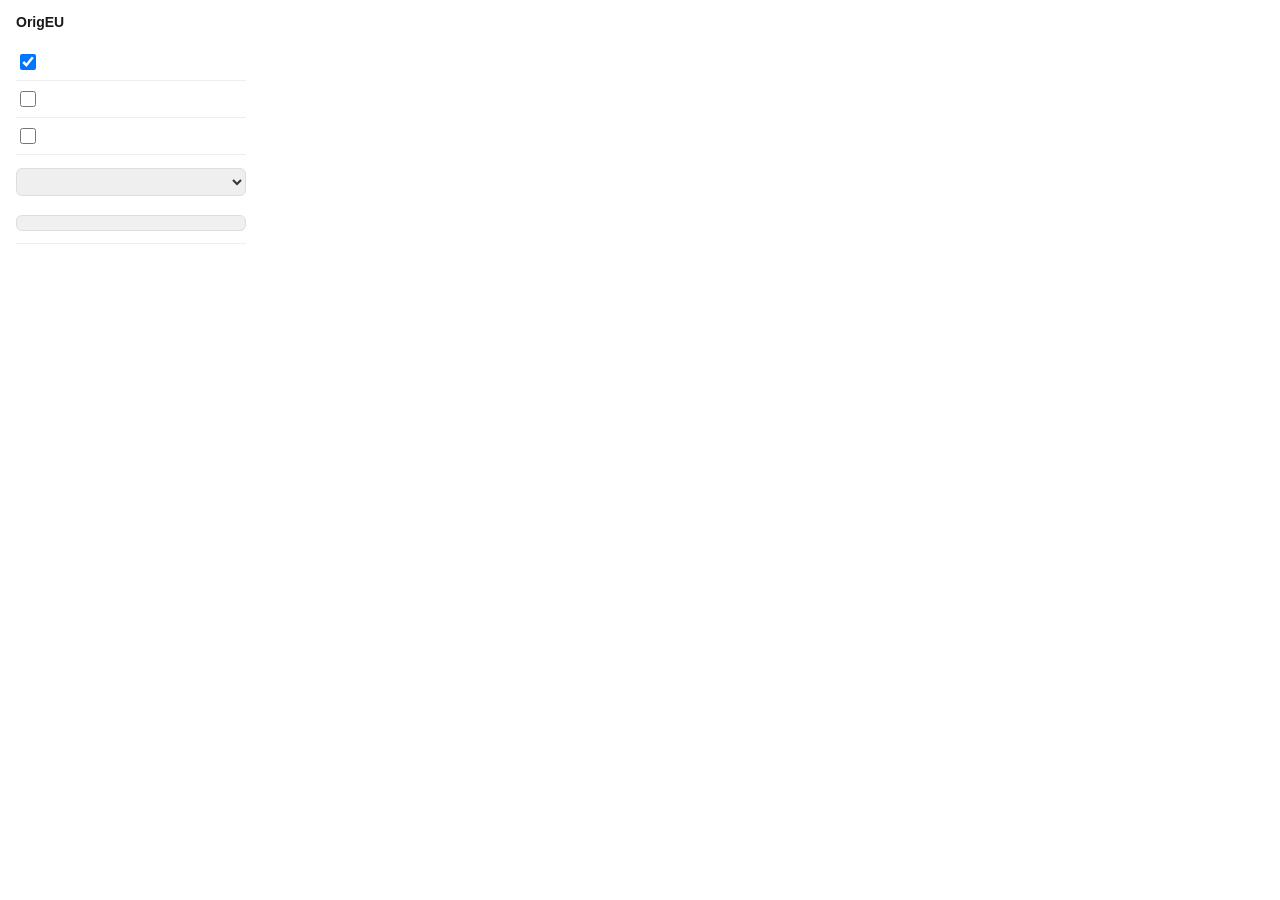
<file: popup/popup.html>
<!doctype html>
<html>
<head>
<meta charset="utf-8">
<title>OrigEU</title>
<style>
  body {
    width: 230px;
    margin: 0;
    padding: 14px 16px;
    font-family: -apple-system, BlinkMacSystemFont, "Segoe UI", Roboto, Arial, sans-serif;
    color: #1a1a1a;
  }
  .title-row {
    display: flex;
    align-items: baseline;
    gap: 6px;
  }
  h1 {
    font-size: 14px;
    margin: 0 0 2px;
  }
  .version {
    font-size: 10px;
    color: #999;
  }
  p.sub {
    font-size: 11px;
    color: #666;
    margin: 0 0 12px;
  }
  label {
    display: flex;
    align-items: center;
    gap: 8px;
    font-size: 13px;
    padding: 7px 0;
    cursor: pointer;
    border-top: 1px solid #eee;
  }
  label:first-of-type {
    border-top: none;
  }
  input[type="checkbox"] {
    width: 16px;
    height: 16px;
    flex-shrink: 0;
  }
  button {
    width: 100%;
    margin-top: 12px;
    padding: 7px;
    font-size: 12px;
    background: #f0f0f0;
    border: 1px solid #ddd;
    border-radius: 6px;
    cursor: pointer;
    color: #333;
  }
  button:active {
    background: #e4e4e4;
  }
  p.hint {
    font-size: 10px;
    color: #888;
    margin: 4px 0 0;
  }
  .field {
    border-top: 1px solid #eee;
    padding: 7px 0;
  }
  .field p.label {
    font-size: 13px;
    margin: 0 0 6px;
  }
  select {
    width: 100%;
    font-size: 12px;
    padding: 5px;
    border-radius: 6px;
    border: 1px solid #ddd;
    color: #333;
  }
  .donate {
    display: block;
    text-align: center;
    margin-top: 12px;
    padding-top: 10px;
    border-top: 1px solid #eee;
    font-size: 12px;
    color: #666;
    text-decoration: none;
  }
  .donate:hover {
    color: #1a1a1a;
    text-decoration: underline;
  }
</style>
</head>
<body>
  <div class="title-row">
    <h1>OrigEU</h1>
    <span class="version" id="version"></span>
  </div>
  <p class="sub" data-i18n="popupSubtitle"></p>
  <label><input type="checkbox" id="eu" checked> <span data-i18n="popupToggleEu"></span></label>
  <label><input type="checkbox" id="hideUnknown"> <span data-i18n="popupToggleHideUnknown"></span></label>
  <label><input type="checkbox" id="unBrexit"> <span data-i18n="popupToggleUnBrexit"></span></label>
  <div class="field">
    <p class="label" data-i18n="popupDetailStyleLabel"></p>
    <select id="detail">
      <option value="long" data-i18n="popupDetailLong"></option>
      <option value="medium" data-i18n="popupDetailMedium"></option>
      <option value="short" data-i18n="popupDetailShort"></option>
    </select>
  </div>
  <button id="clearCache" type="button" data-i18n="popupClearCache"></button>
  <p class="hint" id="clearCacheHint" data-i18n="popupClearCacheHint"></p>
  <a class="donate" href="https://liberapay.com/dfloureiro/donate" target="_blank" rel="noopener noreferrer" data-i18n="popupDonate"></a>
  <script type="module" src="popup.js"></script>
</body>
</html>
</file>
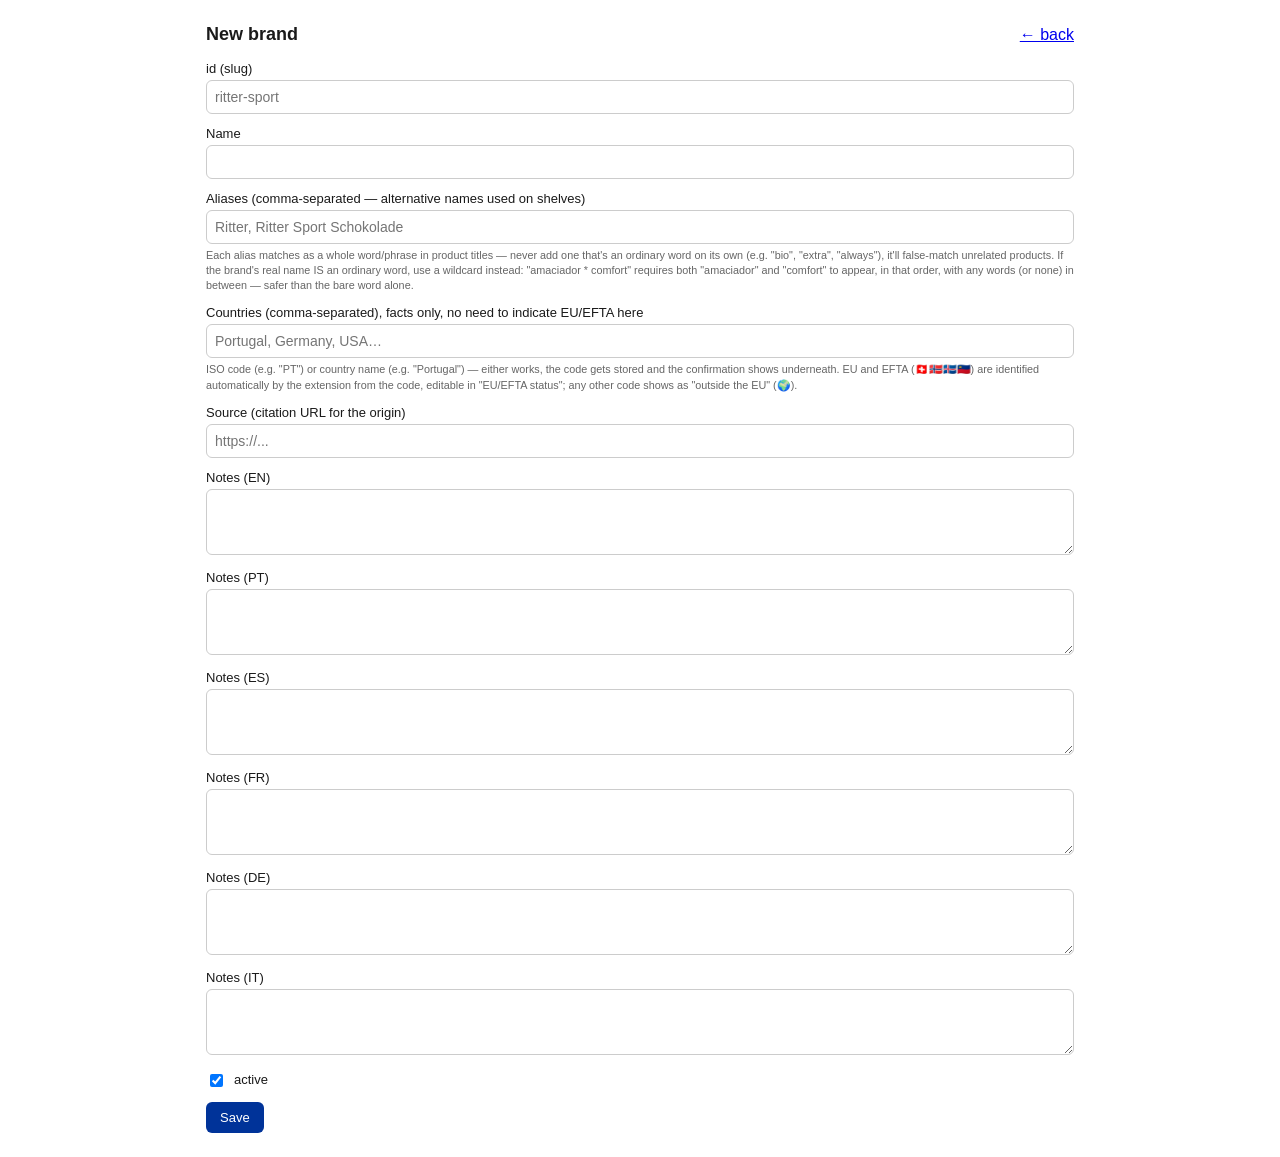
<file: backend/admin/public/brand-form.html>
<!doctype html>
<html lang="en">
<head>
<meta charset="utf-8">
<title>OrigEU — Brand</title>
<link rel="stylesheet" href="admin.css">
</head>
<body>
  <header>
    <h1 id="formTitle">New brand</h1>
    <a href="/">← back</a>
  </header>
  <form id="brandForm">
    <label>id (slug)
      <input id="id" name="id" required pattern="[a-z0-9]+(-[a-z0-9]+)*" placeholder="ritter-sport">
    </label>
    <label>Name
      <input name="name" required>
    </label>
    <label>Aliases (comma-separated — alternative names used on shelves)
      <input name="aliases" placeholder="Ritter, Ritter Sport Schokolade">
      <small>Each alias matches as a whole word/phrase in product titles —
        never add one that's an ordinary word on its own (e.g. "bio",
        "extra", "always"), it'll false-match unrelated products. If the
        brand's real name IS an ordinary word, use a wildcard instead:
        "amaciador * comfort" requires both "amaciador" and "comfort" to
        appear, in that order, with any words (or none) in between — safer
        than the bare word alone.</small>
    </label>
    <label>Countries (comma-separated), facts only, no need to indicate EU/EFTA here
      <input name="countries" id="countriesInput" autocomplete="off" placeholder="Portugal, Germany, USA…">
      <small>ISO code (e.g. "PT") or country name (e.g. "Portugal") — either
        works, the code gets stored and the confirmation shows underneath.
        EU and EFTA (🇨🇭🇳🇴🇮🇸🇱🇮) are identified automatically by the
        extension from the code, editable in "EU/EFTA status"; any other
        code shows as "outside the EU" (🌍).</small>
    </label>
    <label>Source (citation URL for the origin)
      <input name="source" type="url" placeholder="https://...">
    </label>
    <label>Notes (EN)
      <textarea name="notesEn" rows="3"></textarea>
    </label>
    <label>Notes (PT)
      <textarea name="notesPt" rows="3"></textarea>
    </label>
    <label>Notes (ES)
      <textarea name="notesEs" rows="3"></textarea>
    </label>
    <label>Notes (FR)
      <textarea name="notesFr" rows="3"></textarea>
    </label>
    <label>Notes (DE)
      <textarea name="notesDe" rows="3"></textarea>
    </label>
    <label>Notes (IT)
      <textarea name="notesIt" rows="3"></textarea>
    </label>
    <label class="checkbox"><input type="checkbox" name="active" checked> active</label>
    <div id="errors" class="errors"></div>
    <button type="submit">Save</button>
  </form>
  <script type="module" src="admin.js"></script>
</body>
</html>
</file>
<file: backend/admin/public/admin.css>
* { box-sizing: border-box; }

body {
  font-family: -apple-system, BlinkMacSystemFont, "Segoe UI", Roboto, Arial, sans-serif;
  max-width: 900px;
  margin: 24px auto;
  padding: 0 16px;
  color: #1a1a1a;
}

header {
  display: flex;
  align-items: center;
  justify-content: space-between;
  margin-bottom: 16px;
}

h1 { font-size: 18px; margin: 0; }

a.button, button {
  background: #003399;
  color: #fff;
  border: none;
  padding: 8px 14px;
  border-radius: 6px;
  text-decoration: none;
  font-size: 13px;
  cursor: pointer;
  display: inline-block;
}

input[type="search"], input, select, textarea {
  width: 100%;
  padding: 8px;
  border: 1px solid #ccc;
  border-radius: 6px;
  font-size: 14px;
}

input[type="search"] { margin-bottom: 8px; }

.filter { display: block; margin-bottom: 12px; font-size: 13px; }
.filter input { width: auto; }

table { width: 100%; border-collapse: collapse; }
th, td { text-align: left; padding: 6px 8px; border-bottom: 1px solid #eee; font-size: 13px; }

button.delete { background: #a3261f; padding: 4px 8px; font-size: 12px; }

form label { display: block; margin-bottom: 12px; font-size: 13px; }
form input, form select, form textarea { margin-top: 4px; }
form label.checkbox { display: flex; align-items: center; gap: 8px; }
form label.checkbox input { width: auto; }
form small { display: block; margin-top: 4px; color: #666; font-weight: normal; line-height: 1.4; }

.errors { color: #a3261f; margin-bottom: 12px; font-size: 13px; white-space: pre-line; }

.hint { color: #666; font-size: 13px; margin: 0 0 16px; }
.use { padding: 4px 8px; font-size: 12px; margin-right: 6px; }
button.discard { background: #a3261f; padding: 4px 8px; font-size: 12px; }

.inline-form { display: flex; gap: 8px; margin-bottom: 8px; align-items: center; }
.inline-form input { width: auto; flex: 1; }
.inline-form select { width: auto; }
.inline-form button { white-space: nowrap; }
td select.status { width: auto; padding: 4px 6px; font-size: 12px; }

.country-confirm {
  font-size: 12px;
  color: #0a6b0a;
  margin-top: 3px;
}
.country-confirm--unknown { color: #a3261f; }
.inline-form .country-confirm { margin-top: 0; flex: 0 0 auto; }
</file>
